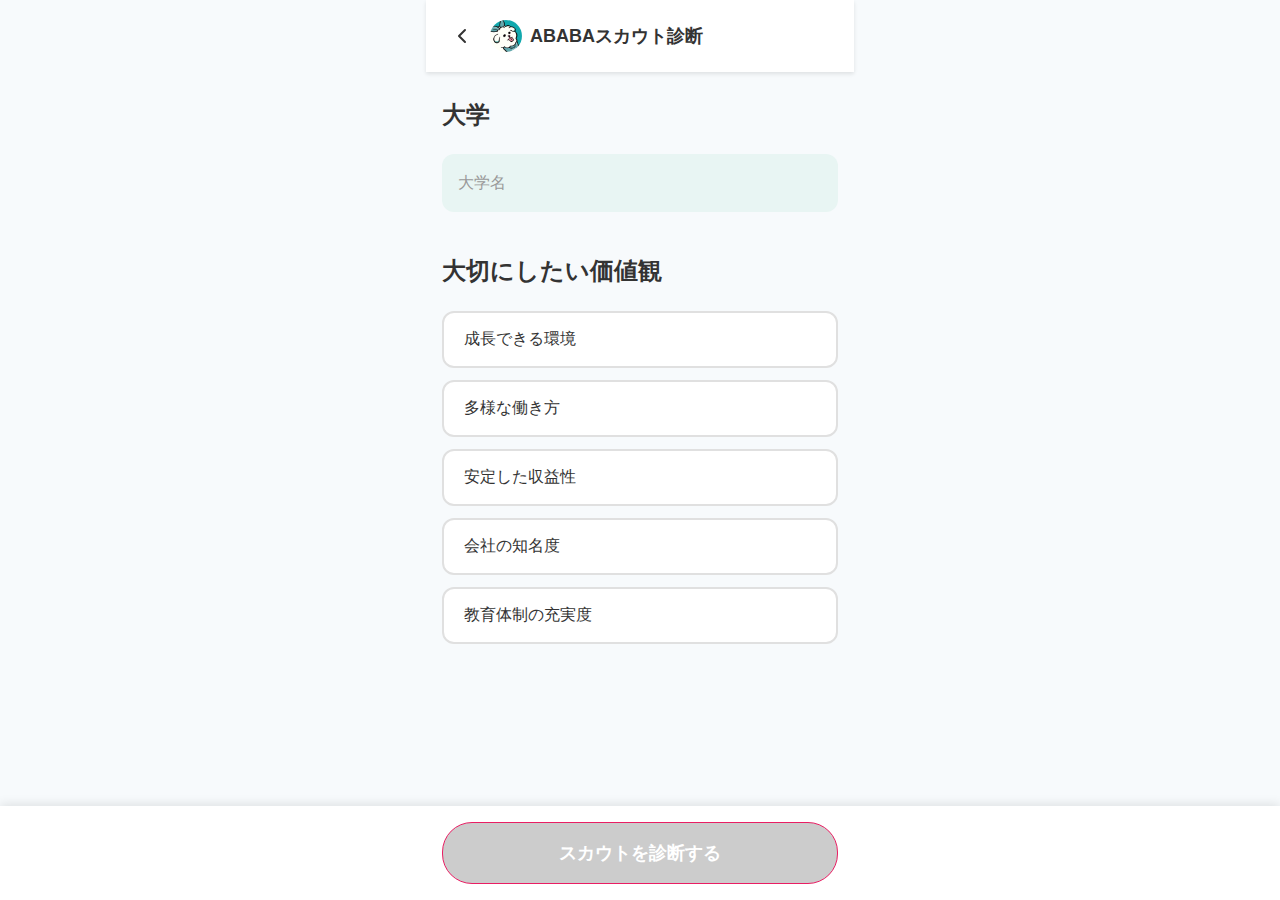
<file: index.html>
<!DOCTYPE html>
<html lang="ja">
<head>
    <meta charset="UTF-8">
    <meta name="viewport" content="width=device-width, initial-scale=1.0">
    <title>ABABAスカウト診断</title>
    <link rel="stylesheet" href="styles.css">
</head>
<body>
    <div class="container">
        <header class="header">
            <button class="back-button">
                <svg width="24" height="24" viewBox="0 0 24 24" fill="none" xmlns="http://www.w3.org/2000/svg">
                    <path d="M15 18L9 12L15 6" stroke="currentColor" stroke-width="2" stroke-linecap="round" stroke-linejoin="round"/>
                </svg>
            </button>
            <div class="page-title">
                <div class="logo-wrapper">
                    <img src="logo.jpg" alt="ABABAロゴ" class="logo">
                </div>
                <span>ABABAスカウト診断</span>
            </div>
        </header>

        <main class="main-content">
            
            <div class="form-section">
                <h2 class="section-title">大学</h2>
                <input 
                    type="text" 
                    class="university-input" 
                    placeholder="大学名"
                    id="university-name"
                >
            </div>

            <div class="values-section">
                <h2 class="section-title">大切にしたい価値観</h2>
                
                <div class="value-buttons">
                    <button class="value-button" data-value="growth">
                        成長できる環境
                    </button>
                    <button class="value-button" data-value="diversity">
                        多様な働き方
                    </button>
                    <button class="value-button" data-value="stability">
                        安定した収益性
                    </button>
                    <button class="value-button" data-value="recognition">
                        会社の知名度
                    </button>
                    <button class="value-button" data-value="education">
                        教育体制の充実度
                    </button>
                </div>
            </div>
        </main>

        <div class="bottom-action">
            <button class="diagnose-button" id="diagnose-button">
                スカウトを診断する
            </button>
        </div>
    </div>

    <script src="script.js"></script>
</body>
</html>
</file>
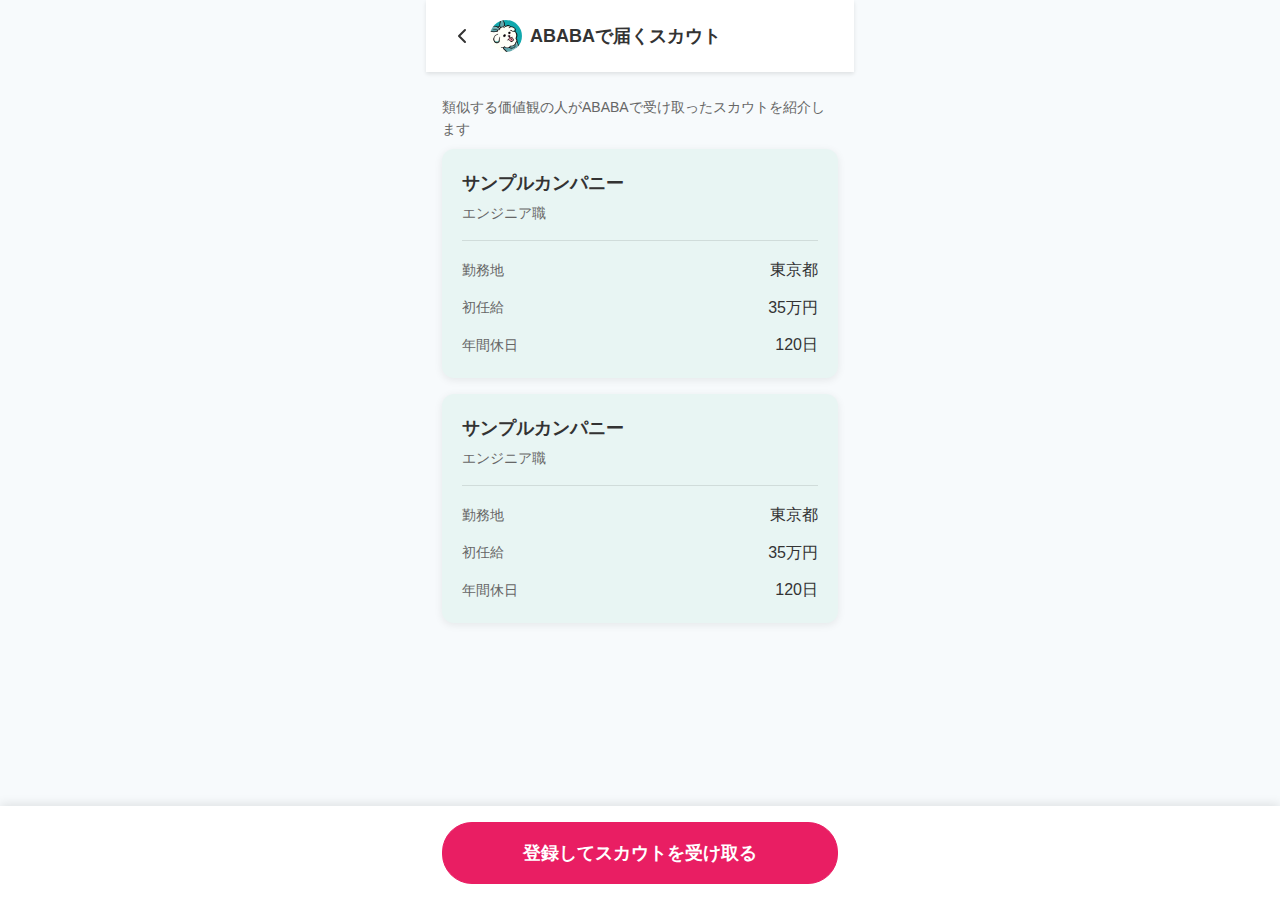
<file: result.html>
<!DOCTYPE html>
<html lang="ja">
<head>
    <meta charset="UTF-8">
    <meta name="viewport" content="width=device-width, initial-scale=1.0">
    <title>ABABAスカウト診断 - 結果</title>
    <link rel="stylesheet" href="styles.css">
    <link rel="stylesheet" href="result-styles.css">
</head>
<body>
    <div class="container">
        <header class="header">
            <button class="back-button" onclick="window.location.href='index.html'">
                <svg width="24" height="24" viewBox="0 0 24 24" fill="none" xmlns="http://www.w3.org/2000/svg">
                    <path d="M15 18L9 12L15 6" stroke="currentColor" stroke-width="2" stroke-linecap="round" stroke-linejoin="round"/>
                </svg>
            </button>
            <div class="page-title">
                <div class="logo-wrapper">
                    <img src="logo.jpg" alt="ABABAロゴ" class="logo">
                </div>
                <span>ABABAで届くスカウト</span>
            </div>
        </header>

        <main class="main-content">
            <p class="description">類似する価値観の人がABABAで受け取ったスカウトを紹介します</p>
            
            <div class="scout-cards">
                <!-- サンプルカンパニー1 -->
                <div class="scout-card">
                    <div class="company-header">
                        <h2 class="company-name">サンプルカンパニー</h2>
                        <p class="job-type">エンジニア職</p>
                    </div>
                    
                    <div class="company-details">
                        <div class="detail-row">
                            <span class="detail-label">勤務地</span>
                            <span class="detail-value">東京都</span>
                        </div>
                        <div class="detail-row">
                            <span class="detail-label">初任給</span>
                            <span class="detail-value">35万円</span>
                        </div>
                        <div class="detail-row">
                            <span class="detail-label">年間休日</span>
                            <span class="detail-value">120日</span>
                        </div>
                    </div>
                </div>

                <!-- サンプルカンパニー2 -->
                <div class="scout-card">
                    <div class="company-header">
                        <h2 class="company-name">サンプルカンパニー</h2>
                        <p class="job-type">エンジニア職</p>
                    </div>
                    
                    <div class="company-details">
                        <div class="detail-row">
                            <span class="detail-label">勤務地</span>
                            <span class="detail-value">東京都</span>
                        </div>
                        <div class="detail-row">
                            <span class="detail-label">初任給</span>
                            <span class="detail-value">35万円</span>
                        </div>
                        <div class="detail-row">
                            <span class="detail-label">年間休日</span>
                            <span class="detail-value">120日</span>
                        </div>
                    </div>
                </div>
            </div>
        </main>

        <div class="bottom-action">
            <button class="register-button" onclick="window.location.href='https://hr.ababa.co.jp/'">
                登録してスカウトを受け取る
            </button>
        </div>
    </div>
</body>
</html>
</file>
<file: styles.css>
* {
    margin: 0;
    padding: 0;
    box-sizing: border-box;
}

body {
    font-family: -apple-system, BlinkMacSystemFont, 'Segoe UI', 'Hiragino Sans', 'Hiragino Kaku Gothic ProN', 'Yu Gothic', YuGothic, sans-serif;
    background-color: #F7FAFC;
    color: #333;
    line-height: 1.6;
    min-height: 100vh;
}

.container {
    max-width: 428px;
    margin: 0 auto;
    min-height: 100vh;
    display: flex;
    flex-direction: column;
    background-color: #F7FAFC;
}

/* ヘッダー */
.header {
    display: flex;
    align-items: center;
    padding: 16px;
    background: white;
    box-shadow: 0 2px 4px rgba(0, 0, 0, 0.1);
    position: relative;
    z-index: 10;
}

.back-button {
    background: none;
    border: none;
    cursor: pointer;
    padding: 8px;
    margin-right: 8px;
    color: #333;
    display: flex;
    align-items: center;
    justify-content: center;
}

.page-title {
    display: flex;
    align-items: center;
    flex-direction: row;
    font-size: 18px;
    font-weight: 600;
    color: #333;
    white-space: nowrap;
}

.page-title span {
    display: inline;
}

.logo-wrapper {
    width: 32px;
    height: 32px;
    margin-right: 8px;
    flex-shrink: 0;
}

.logo {
    width: 100%;
    height: 100%;
    border-radius: 50%;
    object-fit: cover;
}

/* メインコンテンツ */
.main-content {
    flex: 1;
    padding: 24px 16px 100px;
    background-color: #F7FAFC;
}

/* フォームセクション */
.form-section {
    margin-bottom: 40px;
}

.university-input {
    width: 100%;
    padding: 20px 16px;
    font-size: 16px;
    border: none;
    border-radius: 12px;
    background-color: #e8f5f3;
    color: #333;
    placeholder-color: #999;
}

.university-input::placeholder {
    color: #999;
}

.university-input:focus {
    outline: none;
    background-color: #d4ede9;
}

/* 価値観セクション */
.values-section {
    margin-top: 40px;
}

.section-title {
    font-size: 24px;
    font-weight: 700;
    color: #333;
    margin-bottom: 20px;
}

.value-buttons {
    display: flex;
    flex-direction: column;
    gap: 12px;
}

.value-button {
    width: 100%;
    padding: 16px 20px;
    font-size: 16px;
    font-weight: 500;
    text-align: left;
    background: white;
    border: 2px solid #e0e0e0;
    border-radius: 12px;
    cursor: pointer;
    transition: all 0.2s ease;
    color: #333;
}

.value-button:hover {
    background-color: #f5f5f5;
    border-color: #00BFA5;
}

.value-button.selected {
    background-color: #e8f5f3;
    border-color: #00BFA5;
    color: #00BFA5;
}

/* 下部アクション */
.bottom-action {
    position: fixed;
    bottom: 0;
    left: 0;
    right: 0;
    padding: 16px;
    background: white;
    box-shadow: 0 -2px 10px rgba(0, 0, 0, 0.1);
}

.diagnose-button {
    width: 100%;
    max-width: 396px;
    margin: 0 auto;
    display: block;
    padding: 18px 24px;
    font-size: 18px;
    font-weight: 600;
    color: white;
    background-color: #e91e63;
    border: 1px solid #e91e63;
    border-radius: 30px;
    cursor: pointer;
    transition: all 0.3s ease;
}

.diagnose-button:hover {
    background-color: #d81b60;
    transform: translateY(-1px);
}

.diagnose-button:active {
    transform: translateY(0);
}

.diagnose-button:disabled {
    background-color: #ccc;
    cursor: not-allowed;
}

/* レスポンシブ対応 */
@media (max-width: 428px) {
    .container {
        max-width: 100%;
    }
    
    .main-content {
        padding: 20px 16px 100px;
    }
    
    .page-title {
        font-size: 24px;
    }
}
</file>
<file: result-styles.css>
/* 結果ページ固有のスタイル */

body {
    background-color: #F7FAFC;
}

.container {
    background-color: #F7FAFC;
}

.main-content {
    background-color: #F7FAFC;
}

.result-title {
    font-size: 24px;
    font-weight: 700;
    color: #333;
    margin-bottom: 24px;
}

.description {
    font-size: 14px;
    color: #666;
    margin-bottom: 8px;
}

.scout-cards {
    display: flex;
    flex-direction: column;
    gap: 16px;
}

.scout-card {
    background: #e8f5f3;
    border-radius: 12px;
    padding: 20px;
    box-shadow: 0 2px 8px rgba(0, 0, 0, 0.08);
}

.company-header {
    margin-bottom: 16px;
    padding-bottom: 16px;
    border-bottom: 1px solid rgba(0, 0, 0, 0.1);
}

.company-name {
    font-size: 18px;
    font-weight: 600;
    color: #333;
    margin-bottom: 4px;
}

.job-type {
    font-size: 14px;
    color: #666;
    margin: 0;
}

.company-details {
    display: flex;
    flex-direction: column;
    gap: 12px;
}

.detail-row {
    display: flex;
    justify-content: space-between;
    align-items: center;
}

.detail-label {
    font-size: 14px;
    color: #666;
}

.detail-value {
    font-size: 16px;
    font-weight: 500;
    color: #333;
}

/* 登録ボタン */
.register-button {
    width: 100%;
    max-width: 396px;
    margin: 0 auto;
    display: block;
    padding: 18px 24px;
    font-size: 18px;
    font-weight: 600;
    color: white;
    background-color: #e91e63;
    border: 1px solid #e91e63;
    border-radius: 30px;
    cursor: pointer;
    transition: all 0.3s ease;
}

.register-button:hover {
    background-color: #d81b60;
    transform: translateY(-1px);
}

.register-button:active {
    transform: translateY(0);
}
</file>
